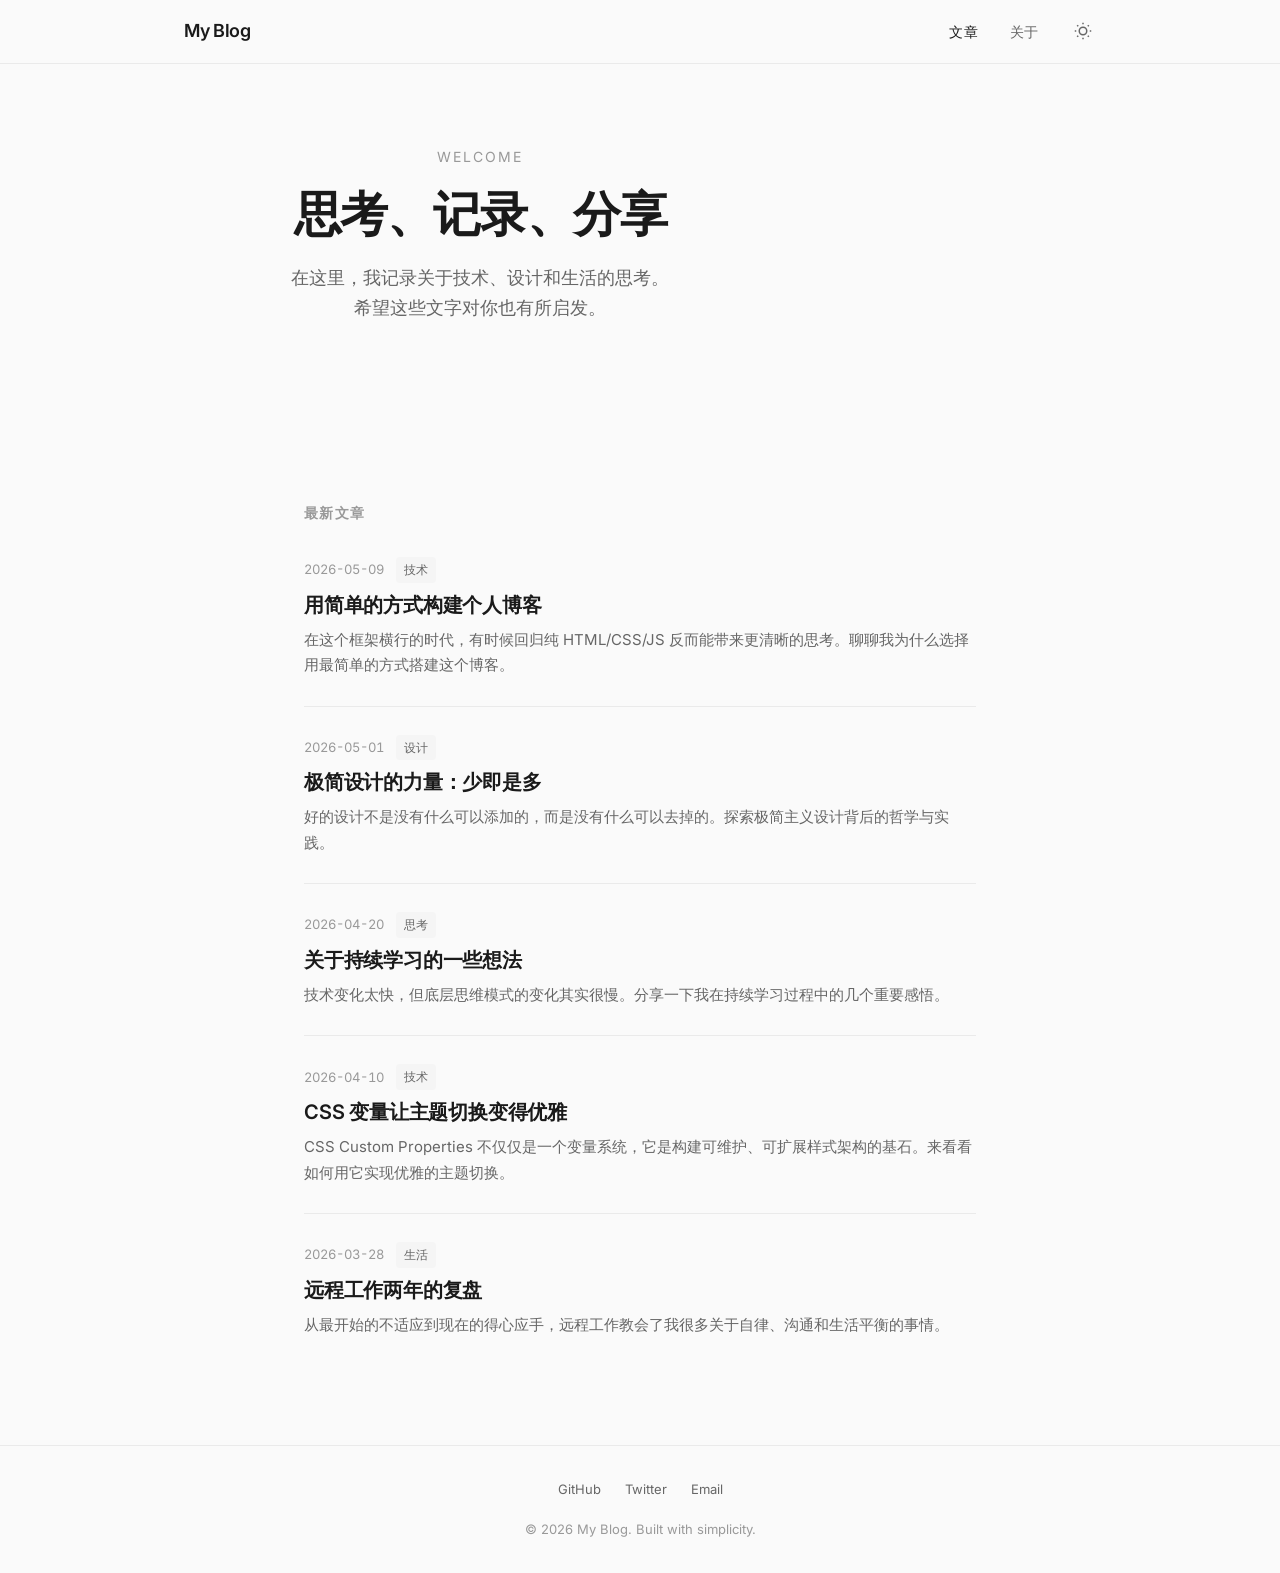
<file: index.html>
<!DOCTYPE html>
<html lang="zh-CN" data-theme="light">
<head>
  <meta charset="UTF-8">
  <meta name="viewport" content="width=device-width, initial-scale=1.0">
  <title>My Blog - 思考、记录、分享</title>
  <meta name="description" content="一个关于技术、设计与思考的个人博客">
  <link rel="preconnect" href="https://fonts.googleapis.com">
  <link rel="preconnect" href="https://fonts.gstatic.com" crossorigin>
  <link href="https://fonts.googleapis.com/css2?family=Inter:wght@400;450;500;600;700&family=Noto+Serif+SC:wght@400;700&family=JetBrains+Mono:wght@400;500&display=swap" rel="stylesheet">
  <link rel="stylesheet" href="css/style.css">
</head>
<body>

  <!-- Navigation -->
  <nav class="nav">
    <div class="nav-inner">
      <a href="index.html" class="nav-logo">My Blog</a>
      <ul class="nav-links" id="navLinks">
        <li><a href="index.html" class="active">文章</a></li>
        <li><a href="about.html">关于</a></li>
        <li>
          <button class="theme-toggle" id="themeToggle" aria-label="切换主题">
            <svg class="icon-sun" xmlns="http://www.w3.org/2000/svg" fill="none" viewBox="0 0 24 24" stroke="currentColor" stroke-width="2">
              <circle cx="12" cy="12" r="5"/>
              <line x1="12" y1="1" x2="12" y2="3"/>
              <line x1="12" y1="21" x2="12" y2="23"/>
              <line x1="4.22" y1="4.22" x2="5.64" y2="5.64"/>
              <line x1="18.36" y1="18.36" x2="19.78" y2="19.78"/>
              <line x1="1" y1="12" x2="3" y2="12"/>
              <line x1="21" y1="12" x2="23" y2="12"/>
              <line x1="4.22" y1="19.78" x2="5.64" y2="18.36"/>
              <line x1="18.36" y1="5.64" x2="19.78" y2="4.22"/>
            </svg>
            <svg class="icon-moon" xmlns="http://www.w3.org/2000/svg" fill="none" viewBox="0 0 24 24" stroke="currentColor" stroke-width="2" style="display:none">
              <path d="M21 12.79A9 9 0 1 1 11.21 3 7 7 0 0 0 21 12.79z"/>
            </svg>
          </button>
        </li>
      </ul>
      <button class="nav-menu-btn" id="menuBtn" aria-label="菜单">
        <svg xmlns="http://www.w3.org/2000/svg" fill="none" viewBox="0 0 24 24" stroke="currentColor" stroke-width="2">
          <line x1="3" y1="6" x2="21" y2="6"/>
          <line x1="3" y1="12" x2="21" y2="12"/>
          <line x1="3" y1="18" x2="21" y2="18"/>
        </svg>
      </button>
    </div>
  </nav>

  <!-- Hero -->
  <section class="hero page-wide">
    <p class="hero-greeting fade-in">Welcome</p>
    <h1 class="hero-title fade-in fade-in-delay-1">思考、记录、分享</h1>
    <p class="hero-subtitle fade-in fade-in-delay-2">在这里，我记录关于技术、设计和生活的思考。<br>希望这些文字对你也有所启发。</p>
  </section>

  <!-- Article List -->
  <main class="page">
    <div class="section-header fade-in fade-in-delay-3">
      <h2 class="section-title">最新文章</h2>
    </div>

    <div class="article-list">
      <article class="article-card">
        <div class="article-card-meta">
          <time>2026-05-09</time>
          <span class="article-card-tag">技术</span>
        </div>
        <h3 class="article-card-title">
          <a href="article.html">用简单的方式构建个人博客</a>
        </h3>
        <p class="article-card-excerpt">在这个框架横行的时代，有时候回归纯 HTML/CSS/JS 反而能带来更清晰的思考。聊聊我为什么选择用最简单的方式搭建这个博客。</p>
      </article>

      <article class="article-card">
        <div class="article-card-meta">
          <time>2026-05-01</time>
          <span class="article-card-tag">设计</span>
        </div>
        <h3 class="article-card-title">
          <a href="article.html?id=2">极简设计的力量：少即是多</a>
        </h3>
        <p class="article-card-excerpt">好的设计不是没有什么可以添加的，而是没有什么可以去掉的。探索极简主义设计背后的哲学与实践。</p>
      </article>

      <article class="article-card">
        <div class="article-card-meta">
          <time>2026-04-20</time>
          <span class="article-card-tag">思考</span>
        </div>
        <h3 class="article-card-title">
          <a href="article.html?id=3">关于持续学习的一些想法</a>
        </h3>
        <p class="article-card-excerpt">技术变化太快，但底层思维模式的变化其实很慢。分享一下我在持续学习过程中的几个重要感悟。</p>
      </article>

      <article class="article-card">
        <div class="article-card-meta">
          <time>2026-04-10</time>
          <span class="article-card-tag">技术</span>
        </div>
        <h3 class="article-card-title">
          <a href="article.html?id=4">CSS 变量让主题切换变得优雅</a>
        </h3>
        <p class="article-card-excerpt">CSS Custom Properties 不仅仅是一个变量系统，它是构建可维护、可扩展样式架构的基石。来看看如何用它实现优雅的主题切换。</p>
      </article>

      <article class="article-card">
        <div class="article-card-meta">
          <time>2026-03-28</time>
          <span class="article-card-tag">生活</span>
        </div>
        <h3 class="article-card-title">
          <a href="article.html?id=5">远程工作两年的复盘</a>
        </h3>
        <p class="article-card-excerpt">从最开始的不适应到现在的得心应手，远程工作教会了我很多关于自律、沟通和生活平衡的事情。</p>
      </article>
    </div>
  </main>

  <!-- Footer -->
  <footer class="footer">
    <div class="footer-inner">
      <div class="footer-links">
        <a href="https://github.com" class="footer-link" target="_blank" rel="noopener">GitHub</a>
        <a href="https://twitter.com" class="footer-link" target="_blank" rel="noopener">Twitter</a>
        <a href="mailto:hello@example.com" class="footer-link">Email</a>
      </div>
      <p class="footer-text">&copy; 2026 My Blog. Built with simplicity.</p>
    </div>
  </footer>

  <script src="js/main.js"></script>
</body>
</html>
</file>
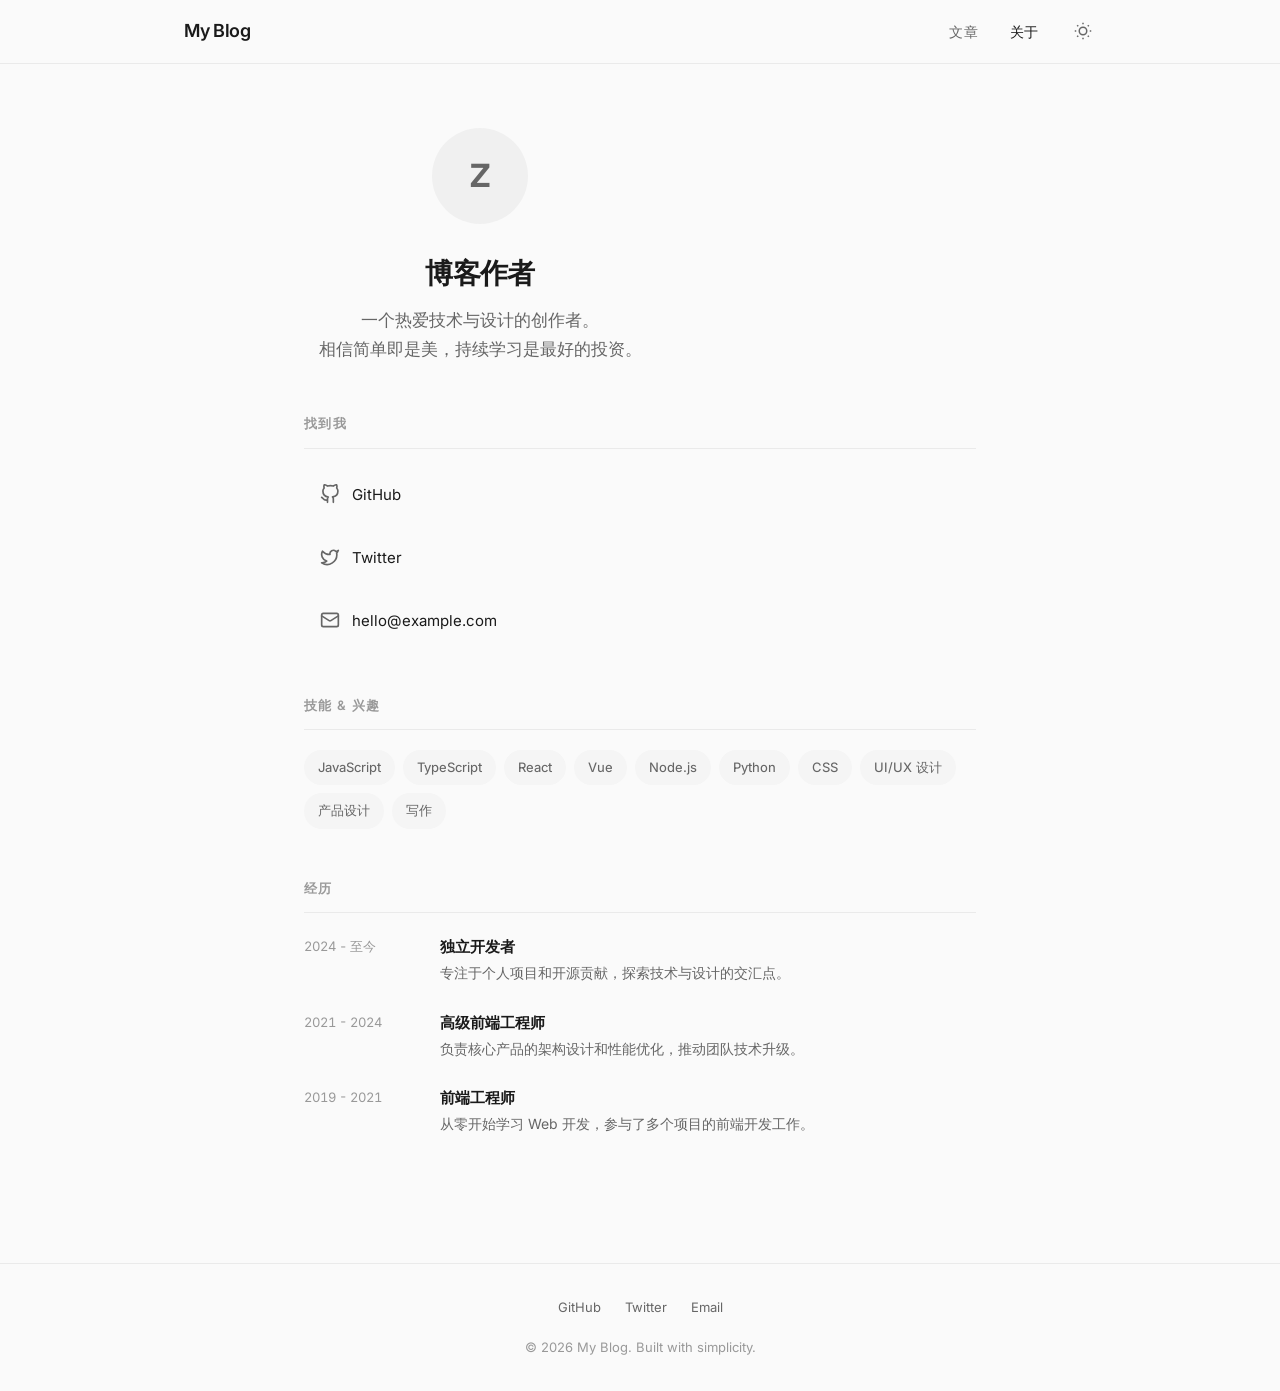
<file: about.html>
<!DOCTYPE html>
<html lang="zh-CN" data-theme="light">
<head>
  <meta charset="UTF-8">
  <meta name="viewport" content="width=device-width, initial-scale=1.0">
  <title>关于 - My Blog</title>
  <meta name="description" content="关于我 - 一个热爱技术与设计的创作者">
  <link rel="preconnect" href="https://fonts.googleapis.com">
  <link rel="preconnect" href="https://fonts.gstatic.com" crossorigin>
  <link href="https://fonts.googleapis.com/css2?family=Inter:wght@400;450;500;600;700&family=Noto+Serif+SC:wght@400;700&family=JetBrains+Mono:wght@400;500&display=swap" rel="stylesheet">
  <link rel="stylesheet" href="css/style.css">
</head>
<body>

  <!-- Navigation -->
  <nav class="nav">
    <div class="nav-inner">
      <a href="index.html" class="nav-logo">My Blog</a>
      <ul class="nav-links" id="navLinks">
        <li><a href="index.html">文章</a></li>
        <li><a href="about.html" class="active">关于</a></li>
        <li>
          <button class="theme-toggle" id="themeToggle" aria-label="切换主题">
            <svg class="icon-sun" xmlns="http://www.w3.org/2000/svg" fill="none" viewBox="0 0 24 24" stroke="currentColor" stroke-width="2">
              <circle cx="12" cy="12" r="5"/>
              <line x1="12" y1="1" x2="12" y2="3"/>
              <line x1="12" y1="21" x2="12" y2="23"/>
              <line x1="4.22" y1="4.22" x2="5.64" y2="5.64"/>
              <line x1="18.36" y1="18.36" x2="19.78" y2="19.78"/>
              <line x1="1" y1="12" x2="3" y2="12"/>
              <line x1="21" y1="12" x2="23" y2="12"/>
              <line x1="4.22" y1="19.78" x2="5.64" y2="18.36"/>
              <line x1="18.36" y1="5.64" x2="19.78" y2="4.22"/>
            </svg>
            <svg class="icon-moon" xmlns="http://www.w3.org/2000/svg" fill="none" viewBox="0 0 24 24" stroke="currentColor" stroke-width="2" style="display:none">
              <path d="M21 12.79A9 9 0 1 1 11.21 3 7 7 0 0 0 21 12.79z"/>
            </svg>
          </button>
        </li>
      </ul>
      <button class="nav-menu-btn" id="menuBtn" aria-label="菜单">
        <svg xmlns="http://www.w3.org/2000/svg" fill="none" viewBox="0 0 24 24" stroke="currentColor" stroke-width="2">
          <line x1="3" y1="6" x2="21" y2="6"/>
          <line x1="3" y1="12" x2="21" y2="12"/>
          <line x1="3" y1="18" x2="21" y2="18"/>
        </svg>
      </button>
    </div>
  </nav>

  <!-- About Header -->
  <header class="about-header page-wide">
    <div class="about-avatar fade-in">Z</div>
    <h1 class="about-name fade-in fade-in-delay-1">博客作者</h1>
    <p class="about-bio fade-in fade-in-delay-2">一个热爱技术与设计的创作者。<br>相信简单即是美，持续学习是最好的投资。</p>
  </header>

  <!-- About Content -->
  <div class="about-content">
    <!-- Links -->
    <section class="about-section">
      <h2 class="about-section-title">找到我</h2>
      <div class="about-links">
        <a href="https://github.com" class="about-link" target="_blank" rel="noopener">
          <svg class="about-link-icon" xmlns="http://www.w3.org/2000/svg" width="20" height="20" viewBox="0 0 24 24" fill="none" stroke="currentColor" stroke-width="2" stroke-linecap="round" stroke-linejoin="round">
            <path d="M9 19c-5 1.5-5-2.5-7-3m14 6v-3.87a3.37 3.37 0 0 0-.94-2.61c3.14-.35 6.44-1.54 6.44-7A5.44 5.44 0 0 0 20 4.77 5.07 5.07 0 0 0 19.91 1S18.73.65 16 2.48a13.38 13.38 0 0 0-7 0C6.27.65 5.09 1 5.09 1A5.07 5.07 0 0 0 5 4.77a5.44 5.44 0 0 0-1.5 3.78c0 5.42 3.3 6.61 6.44 7A3.37 3.37 0 0 0 9 18.13V22"/>
          </svg>
          <span class="about-link-text">GitHub</span>
        </a>
        <a href="https://twitter.com" class="about-link" target="_blank" rel="noopener">
          <svg class="about-link-icon" xmlns="http://www.w3.org/2000/svg" width="20" height="20" viewBox="0 0 24 24" fill="none" stroke="currentColor" stroke-width="2" stroke-linecap="round" stroke-linejoin="round">
            <path d="M22 4s-.7 2.1-2 3.4c1.6 10-9.4 17.3-18 11.6 2.2.1 4.4-.6 6-2C3 15.5.5 9.6 3 5c2.2 2.6 5.6 4.1 9 4-.9-4.2 4-6.6 7-3.8 1.1 0 3-1.2 3-1.2z"/>
          </svg>
          <span class="about-link-text">Twitter</span>
        </a>
        <a href="mailto:hello@example.com" class="about-link">
          <svg class="about-link-icon" xmlns="http://www.w3.org/2000/svg" width="20" height="20" viewBox="0 0 24 24" fill="none" stroke="currentColor" stroke-width="2" stroke-linecap="round" stroke-linejoin="round">
            <rect x="2" y="4" width="20" height="16" rx="2"/>
            <path d="m22 7-8.97 5.7a1.94 1.94 0 0 1-2.06 0L2 7"/>
          </svg>
          <span class="about-link-text">hello@example.com</span>
        </a>
      </div>
    </section>

    <!-- Skills -->
    <section class="about-section">
      <h2 class="about-section-title">技能 &amp; 兴趣</h2>
      <div class="about-skills">
        <span class="skill-tag">JavaScript</span>
        <span class="skill-tag">TypeScript</span>
        <span class="skill-tag">React</span>
        <span class="skill-tag">Vue</span>
        <span class="skill-tag">Node.js</span>
        <span class="skill-tag">Python</span>
        <span class="skill-tag">CSS</span>
        <span class="skill-tag">UI/UX 设计</span>
        <span class="skill-tag">产品设计</span>
        <span class="skill-tag">写作</span>
      </div>
    </section>

    <!-- Timeline -->
    <section class="about-section">
      <h2 class="about-section-title">经历</h2>
      <div class="about-timeline">
        <div class="timeline-item">
          <div class="timeline-date">2024 - 至今</div>
          <div class="timeline-content">
            <h4>独立开发者</h4>
            <p>专注于个人项目和开源贡献，探索技术与设计的交汇点。</p>
          </div>
        </div>
        <div class="timeline-item">
          <div class="timeline-date">2021 - 2024</div>
          <div class="timeline-content">
            <h4>高级前端工程师</h4>
            <p>负责核心产品的架构设计和性能优化，推动团队技术升级。</p>
          </div>
        </div>
        <div class="timeline-item">
          <div class="timeline-date">2019 - 2021</div>
          <div class="timeline-content">
            <h4>前端工程师</h4>
            <p>从零开始学习 Web 开发，参与了多个项目的前端开发工作。</p>
          </div>
        </div>
      </div>
    </section>
  </div>

  <!-- Footer -->
  <footer class="footer">
    <div class="footer-inner">
      <div class="footer-links">
        <a href="https://github.com" class="footer-link" target="_blank" rel="noopener">GitHub</a>
        <a href="https://twitter.com" class="footer-link" target="_blank" rel="noopener">Twitter</a>
        <a href="mailto:hello@example.com" class="footer-link">Email</a>
      </div>
      <p class="footer-text">&copy; 2026 My Blog. Built with simplicity.</p>
    </div>
  </footer>

  <script src="js/main.js"></script>
</body>
</html>
</file>
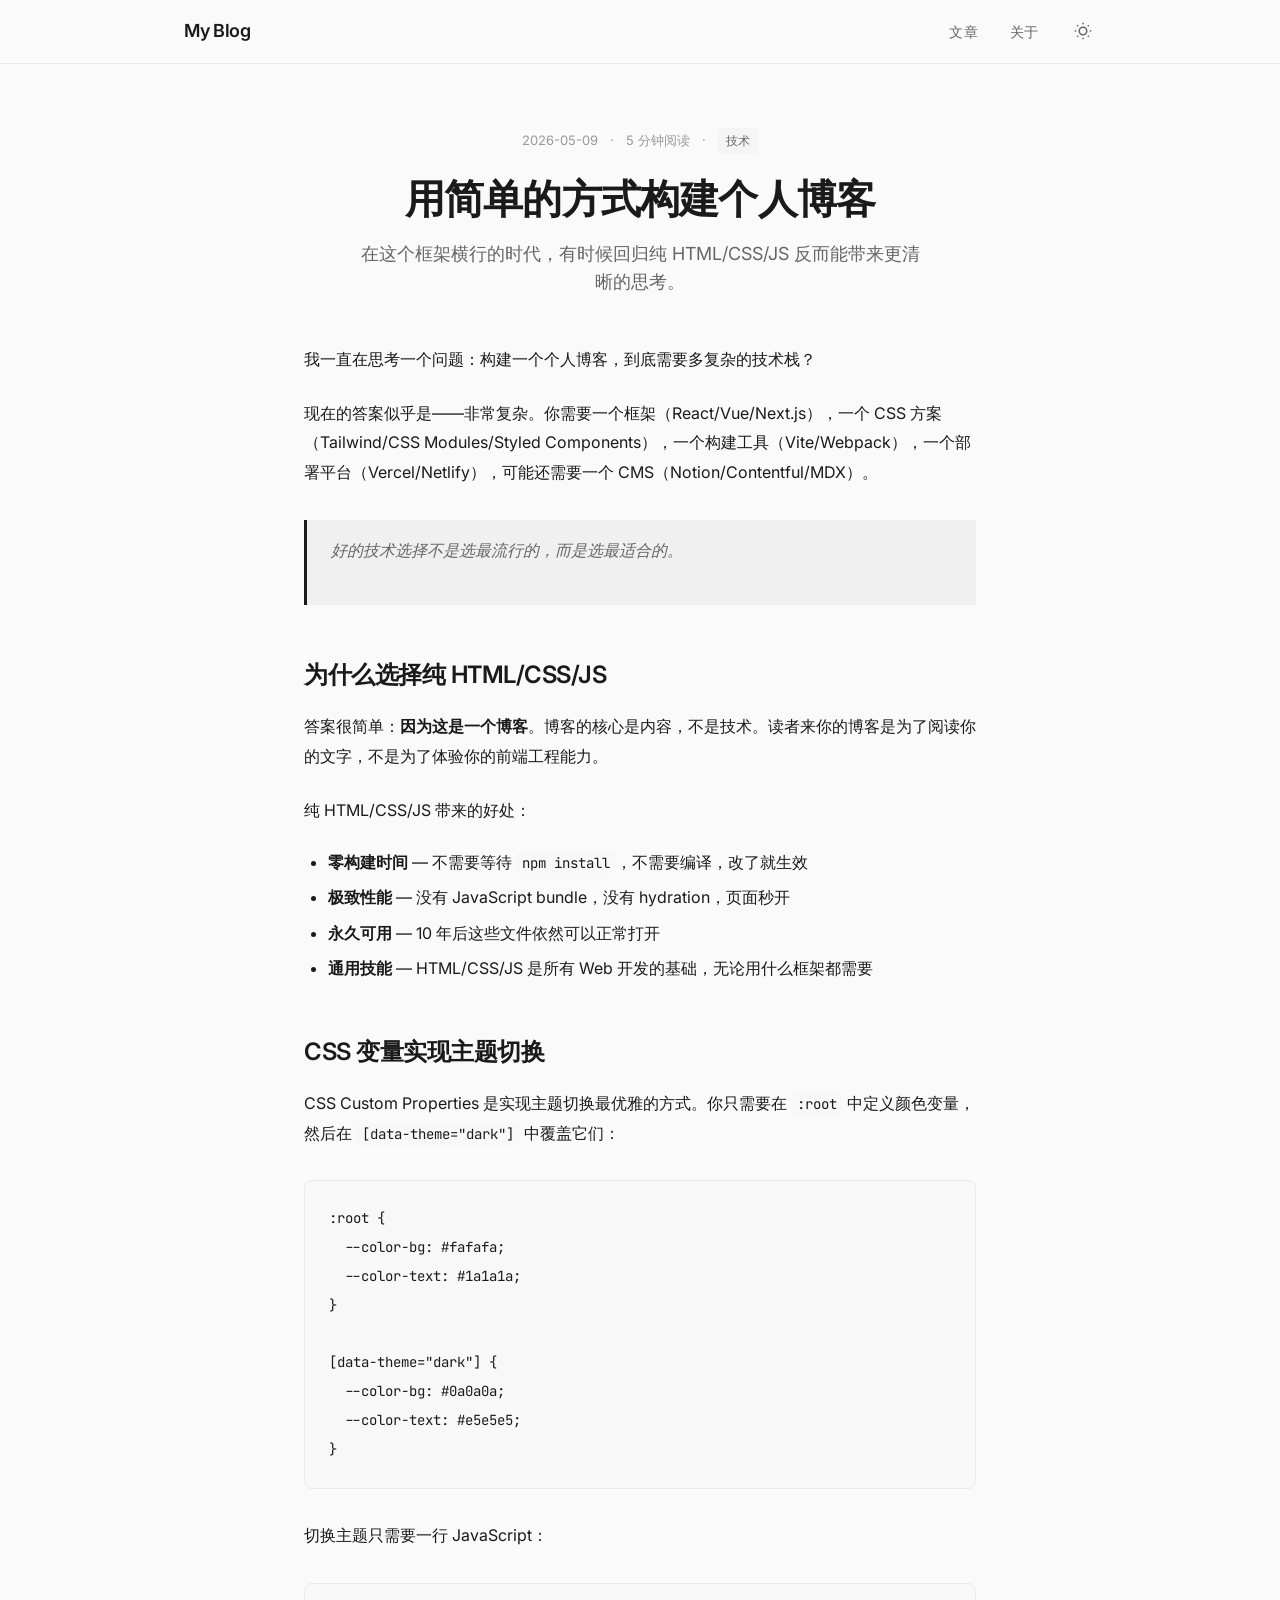
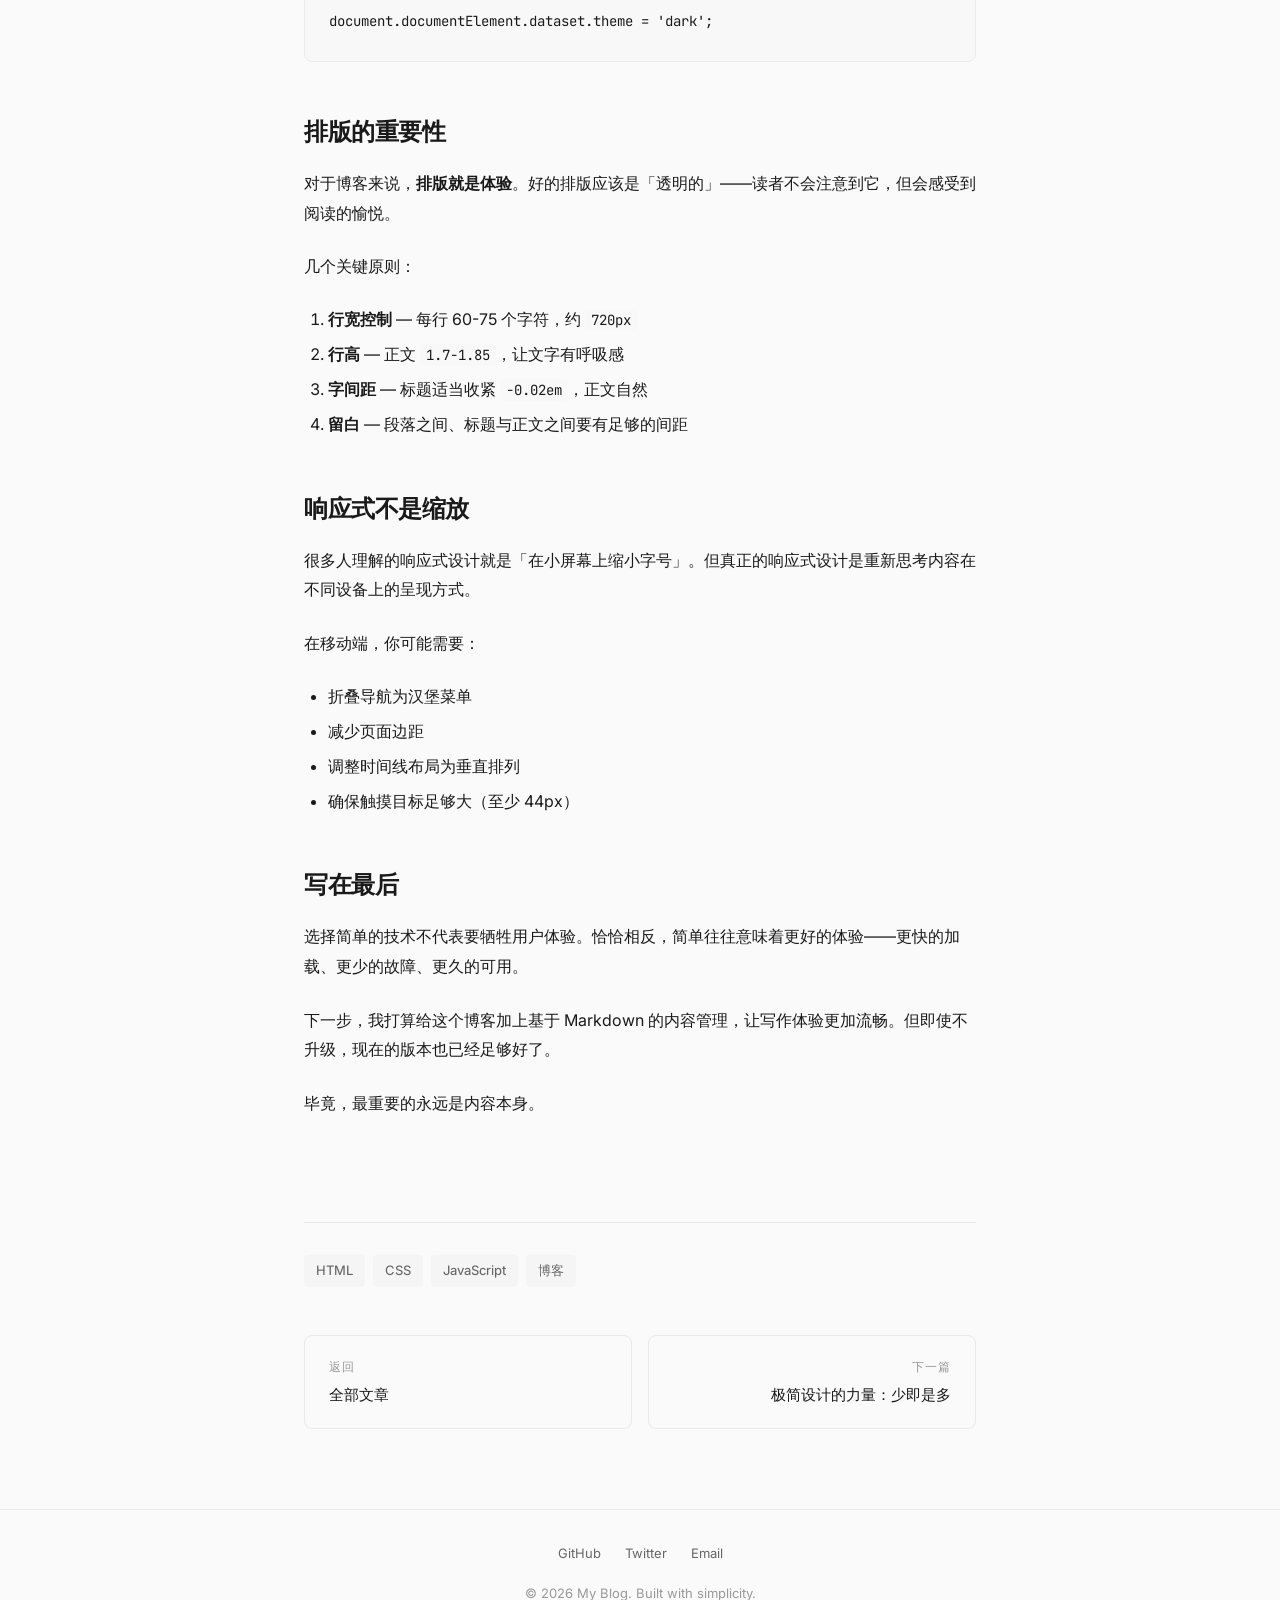
<file: article.html>
<!DOCTYPE html>
<html lang="zh-CN" data-theme="light">
<head>
  <meta charset="UTF-8">
  <meta name="viewport" content="width=device-width, initial-scale=1.0">
  <title>用简单的方式构建个人博客 - My Blog</title>
  <meta name="description" content="在这个框架横行的时代，有时候回归纯 HTML/CSS/JS 反而能带来更清晰的思考。">
  <link rel="preconnect" href="https://fonts.googleapis.com">
  <link rel="preconnect" href="https://fonts.gstatic.com" crossorigin>
  <link href="https://fonts.googleapis.com/css2?family=Inter:wght@400;450;500;600;700&family=Noto+Serif+SC:wght@400;700&family=JetBrains+Mono:wght@400;500&display=swap" rel="stylesheet">
  <link rel="stylesheet" href="css/style.css">
</head>
<body>

  <!-- Navigation -->
  <nav class="nav">
    <div class="nav-inner">
      <a href="index.html" class="nav-logo">My Blog</a>
      <ul class="nav-links" id="navLinks">
        <li><a href="index.html">文章</a></li>
        <li><a href="about.html">关于</a></li>
        <li>
          <button class="theme-toggle" id="themeToggle" aria-label="切换主题">
            <svg class="icon-sun" xmlns="http://www.w3.org/2000/svg" fill="none" viewBox="0 0 24 24" stroke="currentColor" stroke-width="2">
              <circle cx="12" cy="12" r="5"/>
              <line x1="12" y1="1" x2="12" y2="3"/>
              <line x1="12" y1="21" x2="12" y2="23"/>
              <line x1="4.22" y1="4.22" x2="5.64" y2="5.64"/>
              <line x1="18.36" y1="18.36" x2="19.78" y2="19.78"/>
              <line x1="1" y1="12" x2="3" y2="12"/>
              <line x1="21" y1="12" x2="23" y2="12"/>
              <line x1="4.22" y1="19.78" x2="5.64" y2="18.36"/>
              <line x1="18.36" y1="5.64" x2="19.78" y2="4.22"/>
            </svg>
            <svg class="icon-moon" xmlns="http://www.w3.org/2000/svg" fill="none" viewBox="0 0 24 24" stroke="currentColor" stroke-width="2" style="display:none">
              <path d="M21 12.79A9 9 0 1 1 11.21 3 7 7 0 0 0 21 12.79z"/>
            </svg>
          </button>
        </li>
      </ul>
      <button class="nav-menu-btn" id="menuBtn" aria-label="菜单">
        <svg xmlns="http://www.w3.org/2000/svg" fill="none" viewBox="0 0 24 24" stroke="currentColor" stroke-width="2">
          <line x1="3" y1="6" x2="21" y2="6"/>
          <line x1="3" y1="12" x2="21" y2="12"/>
          <line x1="3" y1="18" x2="21" y2="18"/>
        </svg>
      </button>
    </div>
  </nav>

  <!-- Article Header -->
  <header class="article-header">
    <div class="article-meta">
      <time>2026-05-09</time>
      <span>&middot;</span>
      <span>5 分钟阅读</span>
      <span>&middot;</span>
      <span class="article-card-tag">技术</span>
    </div>
    <h1 class="article-title">用简单的方式构建个人博客</h1>
    <p class="article-subtitle">在这个框架横行的时代，有时候回归纯 HTML/CSS/JS 反而能带来更清晰的思考。</p>
  </header>

  <!-- Article Content -->
  <article class="article-content">
    <p>我一直在思考一个问题：构建一个个人博客，到底需要多复杂的技术栈？</p>

    <p>现在的答案似乎是——非常复杂。你需要一个框架（React/Vue/Next.js），一个 CSS 方案（Tailwind/CSS Modules/Styled Components），一个构建工具（Vite/Webpack），一个部署平台（Vercel/Netlify），可能还需要一个 CMS（Notion/Contentful/MDX）。</p>

    <blockquote>
      <p>好的技术选择不是选最流行的，而是选最适合的。</p>
    </blockquote>

    <h2>为什么选择纯 HTML/CSS/JS</h2>

    <p>答案很简单：<strong>因为这是一个博客</strong>。博客的核心是内容，不是技术。读者来你的博客是为了阅读你的文字，不是为了体验你的前端工程能力。</p>

    <p>纯 HTML/CSS/JS 带来的好处：</p>

    <ul>
      <li><strong>零构建时间</strong> — 不需要等待 <code>npm install</code>，不需要编译，改了就生效</li>
      <li><strong>极致性能</strong> — 没有 JavaScript bundle，没有 hydration，页面秒开</li>
      <li><strong>永久可用</strong> — 10 年后这些文件依然可以正常打开</li>
      <li><strong>通用技能</strong> — HTML/CSS/JS 是所有 Web 开发的基础，无论用什么框架都需要</li>
    </ul>

    <h2>CSS 变量实现主题切换</h2>

    <p>CSS Custom Properties 是实现主题切换最优雅的方式。你只需要在 <code>:root</code> 中定义颜色变量，然后在 <code>[data-theme="dark"]</code> 中覆盖它们：</p>

    <pre><code>:root {
  --color-bg: #fafafa;
  --color-text: #1a1a1a;
}

[data-theme="dark"] {
  --color-bg: #0a0a0a;
  --color-text: #e5e5e5;
}</code></pre>

    <p>切换主题只需要一行 JavaScript：</p>

    <pre><code>document.documentElement.dataset.theme = 'dark';</code></pre>

    <h2>排版的重要性</h2>

    <p>对于博客来说，<strong>排版就是体验</strong>。好的排版应该是「透明的」——读者不会注意到它，但会感受到阅读的愉悦。</p>

    <p>几个关键原则：</p>

    <ol>
      <li><strong>行宽控制</strong> — 每行 60-75 个字符，约 <code>720px</code></li>
      <li><strong>行高</strong> — 正文 <code>1.7-1.85</code>，让文字有呼吸感</li>
      <li><strong>字间距</strong> — 标题适当收紧 <code>-0.02em</code>，正文自然</li>
      <li><strong>留白</strong> — 段落之间、标题与正文之间要有足够的间距</li>
    </ol>

    <h2>响应式不是缩放</h2>

    <p>很多人理解的响应式设计就是「在小屏幕上缩小字号」。但真正的响应式设计是重新思考内容在不同设备上的呈现方式。</p>

    <p>在移动端，你可能需要：</p>

    <ul>
      <li>折叠导航为汉堡菜单</li>
      <li>减少页面边距</li>
      <li>调整时间线布局为垂直排列</li>
      <li>确保触摸目标足够大（至少 44px）</li>
    </ul>

    <h2>写在最后</h2>

    <p>选择简单的技术不代表要牺牲用户体验。恰恰相反，简单往往意味着更好的体验——更快的加载、更少的故障、更久的可用。</p>

    <p>下一步，我打算给这个博客加上基于 Markdown 的内容管理，让写作体验更加流畅。但即使不升级，现在的版本也已经足够好了。</p>

    <p>毕竟，最重要的永远是内容本身。</p>
  </article>

  <!-- Article Footer -->
  <footer class="article-footer">
    <div class="article-tags">
      <a href="#" class="article-tag">HTML</a>
      <a href="#" class="article-tag">CSS</a>
      <a href="#" class="article-tag">JavaScript</a>
      <a href="#" class="article-tag">博客</a>
    </div>

    <nav class="article-nav">
      <a href="index.html" class="article-nav-link prev">
        <div class="article-nav-label">返回</div>
        <div class="article-nav-title">全部文章</div>
      </a>
      <a href="article.html?id=2" class="article-nav-link next">
        <div class="article-nav-label">下一篇</div>
        <div class="article-nav-title">极简设计的力量：少即是多</div>
      </a>
    </nav>
  </footer>

  <!-- Footer -->
  <footer class="footer">
    <div class="footer-inner">
      <div class="footer-links">
        <a href="https://github.com" class="footer-link" target="_blank" rel="noopener">GitHub</a>
        <a href="https://twitter.com" class="footer-link" target="_blank" rel="noopener">Twitter</a>
        <a href="mailto:hello@example.com" class="footer-link">Email</a>
      </div>
      <p class="footer-text">&copy; 2026 My Blog. Built with simplicity.</p>
    </div>
  </footer>

  <script src="js/main.js"></script>
</body>
</html>
</file>
<file: css/style.css>
/* ========================================
   Personal Blog - Modern Minimalist Style
   ======================================== */

/* CSS Variables */
:root {
  --color-bg: #fafafa;
  --color-surface: #ffffff;
  --color-text: #1a1a1a;
  --color-text-secondary: #666666;
  --color-text-muted: #999999;
  --color-border: #eaeaea;
  --color-accent: #2d2d2d;
  --color-accent-light: #f0f0f0;
  --color-hover: #000000;
  --color-tag-bg: #f5f5f5;
  --color-code-bg: #f8f8f8;
  --color-shadow: rgba(0, 0, 0, 0.04);
  --color-shadow-hover: rgba(0, 0, 0, 0.08);

  --font-sans: 'Inter', -apple-system, BlinkMacSystemFont, 'Segoe UI', Roboto, sans-serif;
  --font-serif: 'Noto Serif SC', 'Georgia', serif;
  --font-mono: 'JetBrains Mono', 'Fira Code', monospace;

  --max-width: 720px;
  --nav-height: 64px;
  --radius: 8px;
  --transition: 0.2s ease;
}

/* Dark Mode */
[data-theme="dark"] {
  --color-bg: #0a0a0a;
  --color-surface: #141414;
  --color-text: #e5e5e5;
  --color-text-secondary: #a0a0a0;
  --color-text-muted: #666666;
  --color-border: #262626;
  --color-accent: #ffffff;
  --color-accent-light: #1a1a1a;
  --color-hover: #ffffff;
  --color-tag-bg: #1a1a1a;
  --color-code-bg: #1a1a1a;
  --color-shadow: rgba(0, 0, 0, 0.2);
  --color-shadow-hover: rgba(0, 0, 0, 0.4);
}

/* Reset */
*,
*::before,
*::after {
  margin: 0;
  padding: 0;
  box-sizing: border-box;
}

html {
  font-size: 16px;
  scroll-behavior: smooth;
  -webkit-font-smoothing: antialiased;
  -moz-osx-font-smoothing: grayscale;
}

body {
  font-family: var(--font-sans);
  color: var(--color-text);
  background-color: var(--color-bg);
  line-height: 1.8;
  transition: background-color 0.3s ease, color 0.3s ease;
}

a {
  color: inherit;
  text-decoration: none;
  transition: color var(--transition);
}

img {
  max-width: 100%;
  height: auto;
  display: block;
}

/* Selection */
::selection {
  background: var(--color-accent);
  color: var(--color-bg);
}

/* ========================================
   Navigation
   ======================================== */
.nav {
  position: fixed;
  top: 0;
  left: 0;
  right: 0;
  height: var(--nav-height);
  background: var(--color-bg);
  border-bottom: 1px solid var(--color-border);
  z-index: 1000;
  transition: background-color 0.3s ease, border-color 0.3s ease;
}

.nav-inner {
  max-width: 960px;
  margin: 0 auto;
  padding: 0 24px;
  height: 100%;
  display: flex;
  align-items: center;
  justify-content: space-between;
}

.nav-logo {
  font-size: 1.125rem;
  font-weight: 600;
  letter-spacing: -0.02em;
  color: var(--color-text);
}

.nav-logo:hover {
  color: var(--color-text-secondary);
}

.nav-links {
  display: flex;
  align-items: center;
  gap: 32px;
  list-style: none;
}

.nav-links a {
  font-size: 0.875rem;
  color: var(--color-text-secondary);
  font-weight: 450;
  letter-spacing: 0.01em;
}

.nav-links a:hover,
.nav-links a.active {
  color: var(--color-text);
}

.theme-toggle {
  background: none;
  border: none;
  cursor: pointer;
  padding: 4px;
  color: var(--color-text-secondary);
  transition: color var(--transition);
  display: flex;
  align-items: center;
  justify-content: center;
}

.theme-toggle:hover {
  color: var(--color-text);
}

.theme-toggle svg {
  width: 18px;
  height: 18px;
}

/* Mobile menu */
.nav-menu-btn {
  display: none;
  background: none;
  border: none;
  cursor: pointer;
  color: var(--color-text);
  padding: 4px;
}

.nav-menu-btn svg {
  width: 24px;
  height: 24px;
}

/* ========================================
   Layout
   ======================================== */
.page {
  max-width: var(--max-width);
  margin: 0 auto;
  padding: calc(var(--nav-height) + 48px) 24px 80px;
}

.page-wide {
  max-width: 960px;
}

/* ========================================
   Hero Section
   ======================================== */
.hero {
  padding-top: calc(var(--nav-height) + 80px);
  padding-bottom: 64px;
  text-align: center;
}

.hero-greeting {
  font-size: 0.875rem;
  color: var(--color-text-muted);
  text-transform: uppercase;
  letter-spacing: 0.15em;
  margin-bottom: 16px;
}

.hero-title {
  font-size: clamp(2rem, 5vw, 3rem);
  font-weight: 700;
  line-height: 1.2;
  letter-spacing: -0.03em;
  margin-bottom: 20px;
  color: var(--color-text);
}

.hero-subtitle {
  font-size: 1.125rem;
  color: var(--color-text-secondary);
  max-width: 480px;
  margin: 0 auto;
  line-height: 1.7;
}

/* ========================================
   Section Header
   ======================================== */
.section-header {
  display: flex;
  align-items: center;
  justify-content: space-between;
  margin-bottom: 32px;
}

.section-title {
  font-size: 0.875rem;
  font-weight: 600;
  text-transform: uppercase;
  letter-spacing: 0.1em;
  color: var(--color-text-muted);
}

.section-link {
  font-size: 0.8125rem;
  color: var(--color-text-muted);
  font-weight: 450;
}

.section-link:hover {
  color: var(--color-text);
}

/* ========================================
   Article Card
   ======================================== */
.article-list {
  display: flex;
  flex-direction: column;
  gap: 0;
}

.article-card {
  padding: 28px 0;
  border-bottom: 1px solid var(--color-border);
  transition: border-color 0.3s ease;
}

.article-card:first-child {
  padding-top: 0;
}

.article-card:last-child {
  border-bottom: none;
}

.article-card:hover .article-card-title {
  color: var(--color-text-secondary);
}

.article-card-meta {
  display: flex;
  align-items: center;
  gap: 12px;
  margin-bottom: 8px;
  font-size: 0.8125rem;
  color: var(--color-text-muted);
}

.article-card-meta time {
  font-variant-numeric: tabular-nums;
}

.article-card-tag {
  display: inline-block;
  padding: 2px 8px;
  background: var(--color-tag-bg);
  border-radius: 4px;
  font-size: 0.75rem;
  color: var(--color-text-secondary);
  font-weight: 500;
}

.article-card-title {
  font-size: 1.25rem;
  font-weight: 600;
  line-height: 1.4;
  letter-spacing: -0.01em;
  margin-bottom: 8px;
  transition: color var(--transition);
}

.article-card-excerpt {
  font-size: 0.9375rem;
  color: var(--color-text-secondary);
  line-height: 1.7;
  display: -webkit-box;
  -webkit-line-clamp: 2;
  -webkit-box-orient: vertical;
  overflow: hidden;
}

/* ========================================
   Article Detail
   ======================================== */
.article-header {
  text-align: center;
  padding-top: calc(var(--nav-height) + 64px);
  padding-bottom: 48px;
  max-width: var(--max-width);
  margin: 0 auto;
  padding-left: 24px;
  padding-right: 24px;
}

.article-meta {
  display: flex;
  align-items: center;
  justify-content: center;
  gap: 12px;
  margin-bottom: 20px;
  font-size: 0.8125rem;
  color: var(--color-text-muted);
}

.article-title {
  font-size: clamp(1.75rem, 4vw, 2.5rem);
  font-weight: 700;
  line-height: 1.25;
  letter-spacing: -0.02em;
  margin-bottom: 16px;
}

.article-subtitle {
  font-size: 1.125rem;
  color: var(--color-text-secondary);
  line-height: 1.6;
  max-width: 560px;
  margin: 0 auto;
}

/* Article Content */
.article-content {
  max-width: var(--max-width);
  margin: 0 auto;
  padding: 0 24px 80px;
}

.article-content h2 {
  font-size: 1.5rem;
  font-weight: 600;
  margin: 48px 0 16px;
  letter-spacing: -0.02em;
}

.article-content h3 {
  font-size: 1.25rem;
  font-weight: 600;
  margin: 36px 0 12px;
  letter-spacing: -0.01em;
}

.article-content p {
  margin-bottom: 24px;
  font-size: 1rem;
  line-height: 1.85;
}

.article-content ul,
.article-content ol {
  margin-bottom: 24px;
  padding-left: 24px;
}

.article-content li {
  margin-bottom: 8px;
  line-height: 1.7;
}

.article-content blockquote {
  margin: 32px 0;
  padding: 16px 24px;
  border-left: 3px solid var(--color-text);
  color: var(--color-text-secondary);
  font-style: italic;
  background: var(--color-accent-light);
}

.article-content code {
  font-family: var(--font-mono);
  font-size: 0.875em;
  padding: 2px 6px;
  background: var(--color-code-bg);
  border-radius: 4px;
}

.article-content pre {
  margin: 32px 0;
  padding: 24px;
  background: var(--color-code-bg);
  border-radius: var(--radius);
  overflow-x: auto;
  border: 1px solid var(--color-border);
}

.article-content pre code {
  padding: 0;
  background: none;
  font-size: 0.875rem;
  line-height: 1.7;
}

.article-content img {
  margin: 32px 0;
  border-radius: var(--radius);
}

.article-content a {
  color: var(--color-text);
  text-decoration: underline;
  text-underline-offset: 3px;
  text-decoration-color: var(--color-text-muted);
}

.article-content a:hover {
  text-decoration-color: var(--color-text);
}

/* Article Footer */
.article-footer {
  max-width: var(--max-width);
  margin: 0 auto;
  padding: 0 24px 80px;
}

.article-tags {
  display: flex;
  flex-wrap: wrap;
  gap: 8px;
  margin-bottom: 48px;
  padding-top: 32px;
  border-top: 1px solid var(--color-border);
}

.article-tag {
  padding: 4px 12px;
  background: var(--color-tag-bg);
  border-radius: 4px;
  font-size: 0.8125rem;
  color: var(--color-text-secondary);
  font-weight: 450;
  transition: background var(--transition);
}

.article-tag:hover {
  background: var(--color-border);
}

.article-nav {
  display: grid;
  grid-template-columns: 1fr 1fr;
  gap: 16px;
}

.article-nav-link {
  padding: 20px 24px;
  border: 1px solid var(--color-border);
  border-radius: var(--radius);
  transition: border-color var(--transition), background var(--transition);
}

.article-nav-link:hover {
  border-color: var(--color-text);
  background: var(--color-accent-light);
}

.article-nav-link.next {
  text-align: right;
}

.article-nav-label {
  font-size: 0.75rem;
  color: var(--color-text-muted);
  text-transform: uppercase;
  letter-spacing: 0.08em;
  margin-bottom: 4px;
}

.article-nav-title {
  font-size: 0.9375rem;
  font-weight: 500;
  color: var(--color-text);
}

/* ========================================
   About Page
   ======================================== */
.about-header {
  text-align: center;
  padding-top: calc(var(--nav-height) + 64px);
  padding-bottom: 48px;
}

.about-avatar {
  width: 96px;
  height: 96px;
  border-radius: 50%;
  margin: 0 auto 24px;
  background: var(--color-accent-light);
  display: flex;
  align-items: center;
  justify-content: center;
  font-size: 2rem;
  font-weight: 700;
  color: var(--color-text-secondary);
}

.about-name {
  font-size: 1.75rem;
  font-weight: 700;
  letter-spacing: -0.02em;
  margin-bottom: 8px;
}

.about-bio {
  font-size: 1.0625rem;
  color: var(--color-text-secondary);
  max-width: 480px;
  margin: 0 auto;
  line-height: 1.7;
}

.about-content {
  max-width: var(--max-width);
  margin: 0 auto;
  padding: 0 24px 80px;
}

.about-section {
  margin-bottom: 48px;
}

.about-section-title {
  font-size: 0.8125rem;
  font-weight: 600;
  text-transform: uppercase;
  letter-spacing: 0.1em;
  color: var(--color-text-muted);
  margin-bottom: 20px;
  padding-bottom: 12px;
  border-bottom: 1px solid var(--color-border);
}

.about-links {
  display: flex;
  flex-direction: column;
  gap: 12px;
}

.about-link {
  display: flex;
  align-items: center;
  gap: 12px;
  padding: 12px 16px;
  border-radius: var(--radius);
  transition: background var(--transition);
}

.about-link:hover {
  background: var(--color-accent-light);
}

.about-link-icon {
  width: 20px;
  height: 20px;
  color: var(--color-text-secondary);
}

.about-link-text {
  font-size: 0.9375rem;
  color: var(--color-text);
}

.about-skills {
  display: flex;
  flex-wrap: wrap;
  gap: 8px;
}

.skill-tag {
  padding: 6px 14px;
  background: var(--color-tag-bg);
  border-radius: 20px;
  font-size: 0.8125rem;
  color: var(--color-text-secondary);
  font-weight: 450;
}

.about-timeline {
  display: flex;
  flex-direction: column;
  gap: 24px;
}

.timeline-item {
  display: grid;
  grid-template-columns: 120px 1fr;
  gap: 16px;
}

.timeline-date {
  font-size: 0.8125rem;
  color: var(--color-text-muted);
  font-variant-numeric: tabular-nums;
  padding-top: 2px;
}

.timeline-content h4 {
  font-size: 0.9375rem;
  font-weight: 600;
  margin-bottom: 2px;
}

.timeline-content p {
  font-size: 0.875rem;
  color: var(--color-text-secondary);
  line-height: 1.6;
}

/* ========================================
   Footer
   ======================================== */
.footer {
  border-top: 1px solid var(--color-border);
  padding: 32px 24px;
  text-align: center;
  transition: border-color 0.3s ease;
}

.footer-inner {
  max-width: var(--max-width);
  margin: 0 auto;
}

.footer-text {
  font-size: 0.8125rem;
  color: var(--color-text-muted);
}

.footer-links {
  display: flex;
  justify-content: center;
  gap: 24px;
  margin-bottom: 16px;
}

.footer-link {
  font-size: 0.8125rem;
  color: var(--color-text-secondary);
  transition: color var(--transition);
}

.footer-link:hover {
  color: var(--color-text);
}

/* ========================================
   Animations
   ======================================== */
@keyframes fadeIn {
  from {
    opacity: 0;
    transform: translateY(12px);
  }
  to {
    opacity: 1;
    transform: translateY(0);
  }
}

.fade-in {
  animation: fadeIn 0.5s ease forwards;
}

.fade-in-delay-1 { animation-delay: 0.1s; opacity: 0; }
.fade-in-delay-2 { animation-delay: 0.2s; opacity: 0; }
.fade-in-delay-3 { animation-delay: 0.3s; opacity: 0; }

/* ========================================
   Responsive
   ======================================== */
@media (max-width: 768px) {
  :root {
    --nav-height: 56px;
  }

  .nav-links {
    display: none;
    position: absolute;
    top: var(--nav-height);
    left: 0;
    right: 0;
    background: var(--color-surface);
    border-bottom: 1px solid var(--color-border);
    flex-direction: column;
    padding: 16px 24px;
    gap: 16px;
  }

  .nav-links.open {
    display: flex;
  }

  .nav-menu-btn {
    display: block;
  }

  .hero {
    padding-top: calc(var(--nav-height) + 48px);
    padding-bottom: 40px;
  }

  .hero-title {
    font-size: 1.75rem;
  }

  .article-nav {
    grid-template-columns: 1fr;
  }

  .timeline-item {
    grid-template-columns: 1fr;
    gap: 4px;
  }

  .timeline-date {
    font-size: 0.75rem;
  }
}

@media (max-width: 480px) {
  .page {
    padding-left: 16px;
    padding-right: 16px;
  }

  .hero-title {
    font-size: 1.5rem;
  }
}

/* ========================================
   Utility
   ======================================== */
.sr-only {
  position: absolute;
  width: 1px;
  height: 1px;
  padding: 0;
  margin: -1px;
  overflow: hidden;
  clip: rect(0, 0, 0, 0);
  white-space: nowrap;
  border-width: 0;
}

/* Scrollbar */
::-webkit-scrollbar {
  width: 6px;
}

::-webkit-scrollbar-track {
  background: transparent;
}

::-webkit-scrollbar-thumb {
  background: var(--color-border);
  border-radius: 3px;
}

::-webkit-scrollbar-thumb:hover {
  background: var(--color-text-muted);
}
</file>
